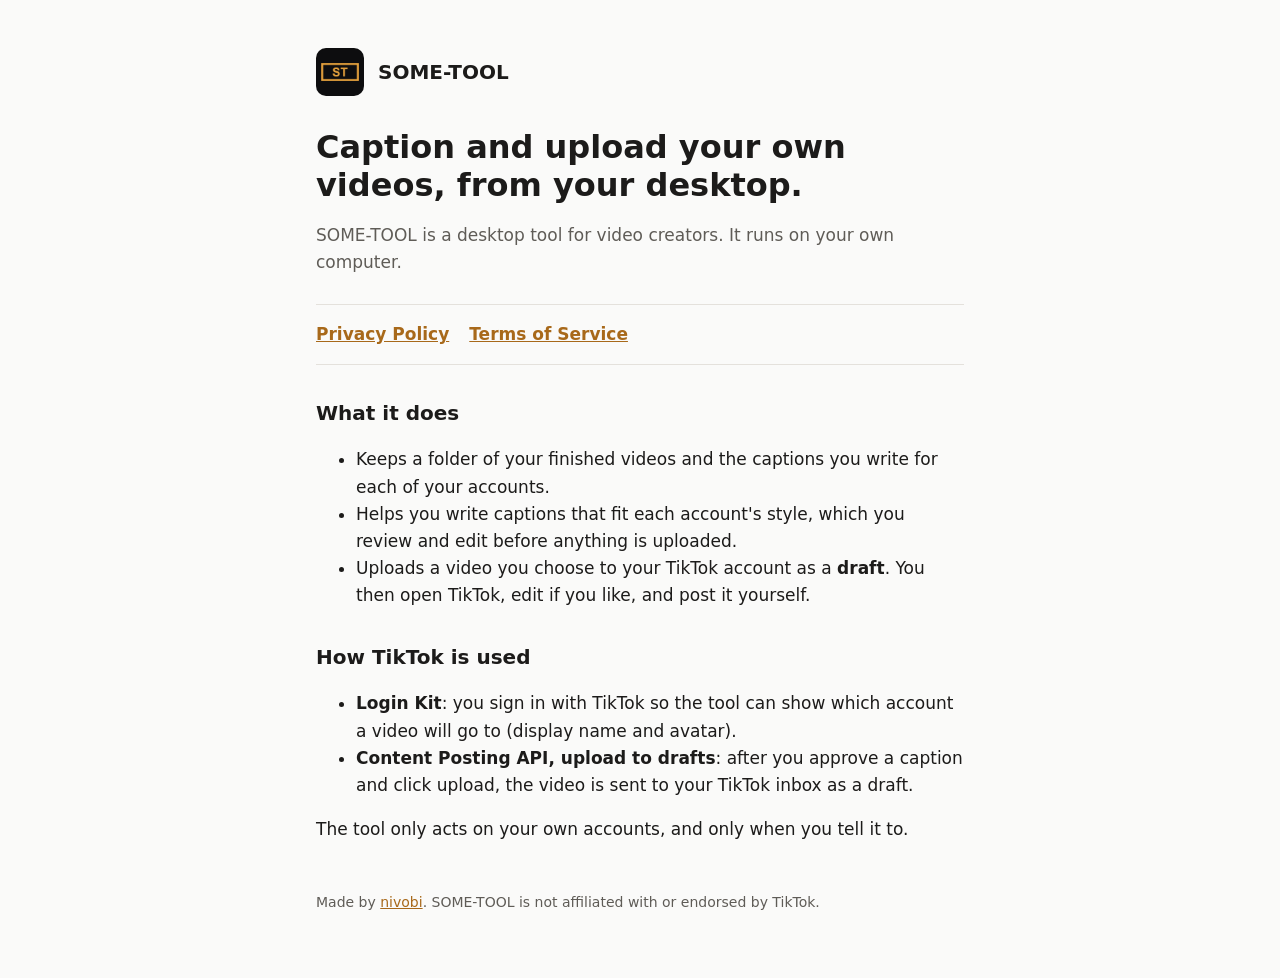
<file: index.html>
<!doctype html>
<html lang="en">
<head>
  <meta charset="utf-8">
  <meta name="viewport" content="width=device-width, initial-scale=1">
  <title>SOME-TOOL</title>
  <meta name="description" content="Desktop tool for creators to caption their own videos and upload them to their TikTok drafts.">
  <link rel="icon" href="icon.png">
  <link rel="stylesheet" href="style.css">
</head>
<body>
<main>
  <header><img src="icon.png" alt=""><a href="./">SOME-TOOL</a></header>

  <h1>Caption and upload your own videos, from your desktop.</h1>
  <p class="muted">SOME-TOOL is a desktop tool for video creators. It runs on your own computer.</p>

  <nav class="legal" aria-label="Legal">
    <a href="privacy.html">Privacy Policy</a>
    <a href="terms.html">Terms of Service</a>
  </nav>

  <h2>What it does</h2>
  <ul>
    <li>Keeps a folder of your finished videos and the captions you write for each of your accounts.</li>
    <li>Helps you write captions that fit each account's style, which you review and edit before anything is uploaded.</li>
    <li>Uploads a video you choose to your TikTok account as a <strong>draft</strong>. You then open TikTok, edit if you like, and post it yourself.</li>
  </ul>

  <h2>How TikTok is used</h2>
  <ul>
    <li><strong>Login Kit</strong>: you sign in with TikTok so the tool can show which account a video will go to (display name and avatar).</li>
    <li><strong>Content Posting API, upload to drafts</strong>: after you approve a caption and click upload, the video is sent to your TikTok inbox as a draft.</li>
  </ul>
  <p>The tool only acts on your own accounts, and only when you tell it to.</p>

  <footer>Made by <a href="https://github.com/nivobi">nivobi</a>. SOME-TOOL is not affiliated with or endorsed by TikTok.</footer>
</main>
</body>
</html>
</file>
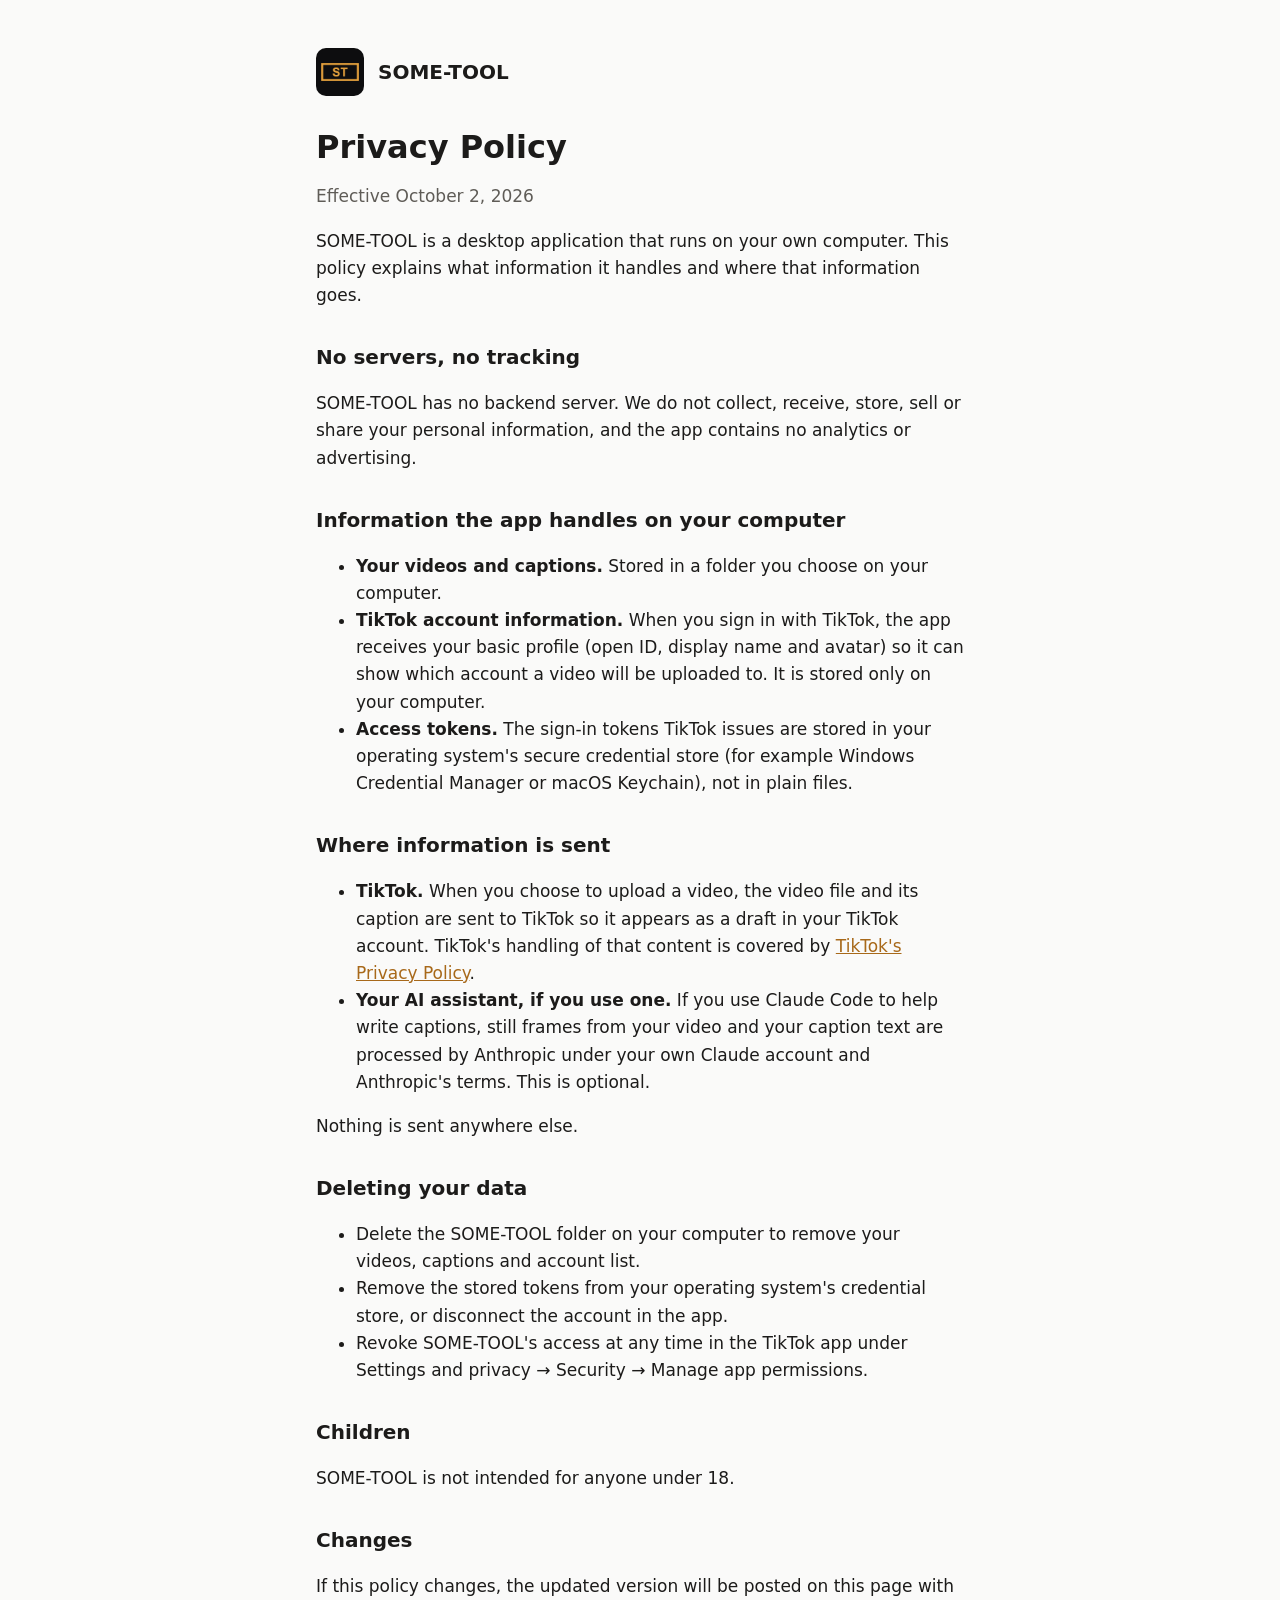
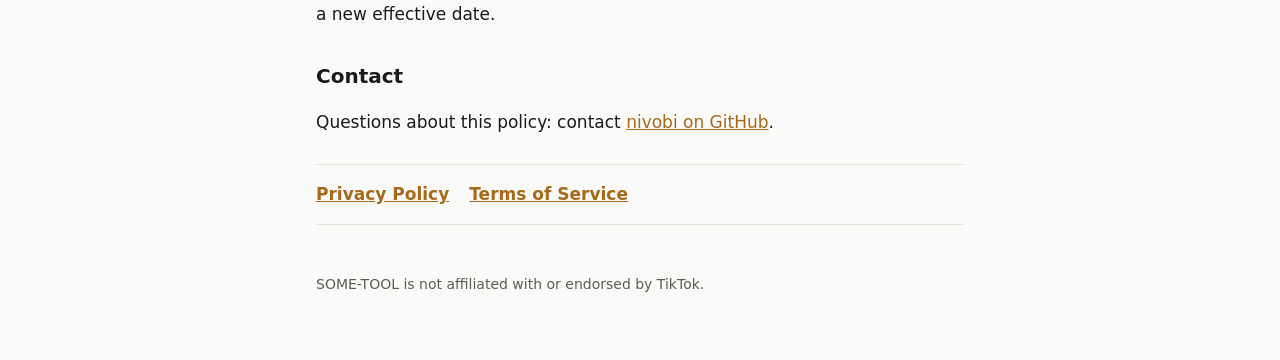
<file: privacy.html>
<!doctype html>
<html lang="en">
<head>
  <meta charset="utf-8">
  <meta name="viewport" content="width=device-width, initial-scale=1">
  <title>Privacy Policy · SOME-TOOL</title>
  <link rel="icon" href="icon.png">
  <link rel="stylesheet" href="style.css">
</head>
<body>
<main>
  <header><img src="icon.png" alt=""><a href="./">SOME-TOOL</a></header>

  <h1>Privacy Policy</h1>
  <p class="muted">Effective October 2, 2026</p>

  <p>SOME-TOOL is a desktop application that runs on your own computer. This policy explains what information it handles and where that information goes.</p>

  <h2>No servers, no tracking</h2>
  <p>SOME-TOOL has no backend server. We do not collect, receive, store, sell or share your personal information, and the app contains no analytics or advertising.</p>

  <h2>Information the app handles on your computer</h2>
  <ul>
    <li><strong>Your videos and captions.</strong> Stored in a folder you choose on your computer.</li>
    <li><strong>TikTok account information.</strong> When you sign in with TikTok, the app receives your basic profile (open ID, display name and avatar) so it can show which account a video will be uploaded to. It is stored only on your computer.</li>
    <li><strong>Access tokens.</strong> The sign-in tokens TikTok issues are stored in your operating system's secure credential store (for example Windows Credential Manager or macOS Keychain), not in plain files.</li>
  </ul>

  <h2>Where information is sent</h2>
  <ul>
    <li><strong>TikTok.</strong> When you choose to upload a video, the video file and its caption are sent to TikTok so it appears as a draft in your TikTok account. TikTok's handling of that content is covered by <a href="https://www.tiktok.com/legal/privacy-policy">TikTok's Privacy Policy</a>.</li>
    <li><strong>Your AI assistant, if you use one.</strong> If you use Claude Code to help write captions, still frames from your video and your caption text are processed by Anthropic under your own Claude account and Anthropic's terms. This is optional.</li>
  </ul>
  <p>Nothing is sent anywhere else.</p>

  <h2>Deleting your data</h2>
  <ul>
    <li>Delete the SOME-TOOL folder on your computer to remove your videos, captions and account list.</li>
    <li>Remove the stored tokens from your operating system's credential store, or disconnect the account in the app.</li>
    <li>Revoke SOME-TOOL's access at any time in the TikTok app under Settings and privacy → Security → Manage app permissions.</li>
  </ul>

  <h2>Children</h2>
  <p>SOME-TOOL is not intended for anyone under 18.</p>

  <h2>Changes</h2>
  <p>If this policy changes, the updated version will be posted on this page with a new effective date.</p>

  <h2>Contact</h2>
  <p>Questions about this policy: contact <a href="https://github.com/nivobi">nivobi on GitHub</a>.</p>

  <nav class="legal" aria-label="Legal">
    <a href="privacy.html">Privacy Policy</a>
    <a href="terms.html">Terms of Service</a>
  </nav>
  <footer>SOME-TOOL is not affiliated with or endorsed by TikTok.</footer>
</main>
</body>
</html>
</file>
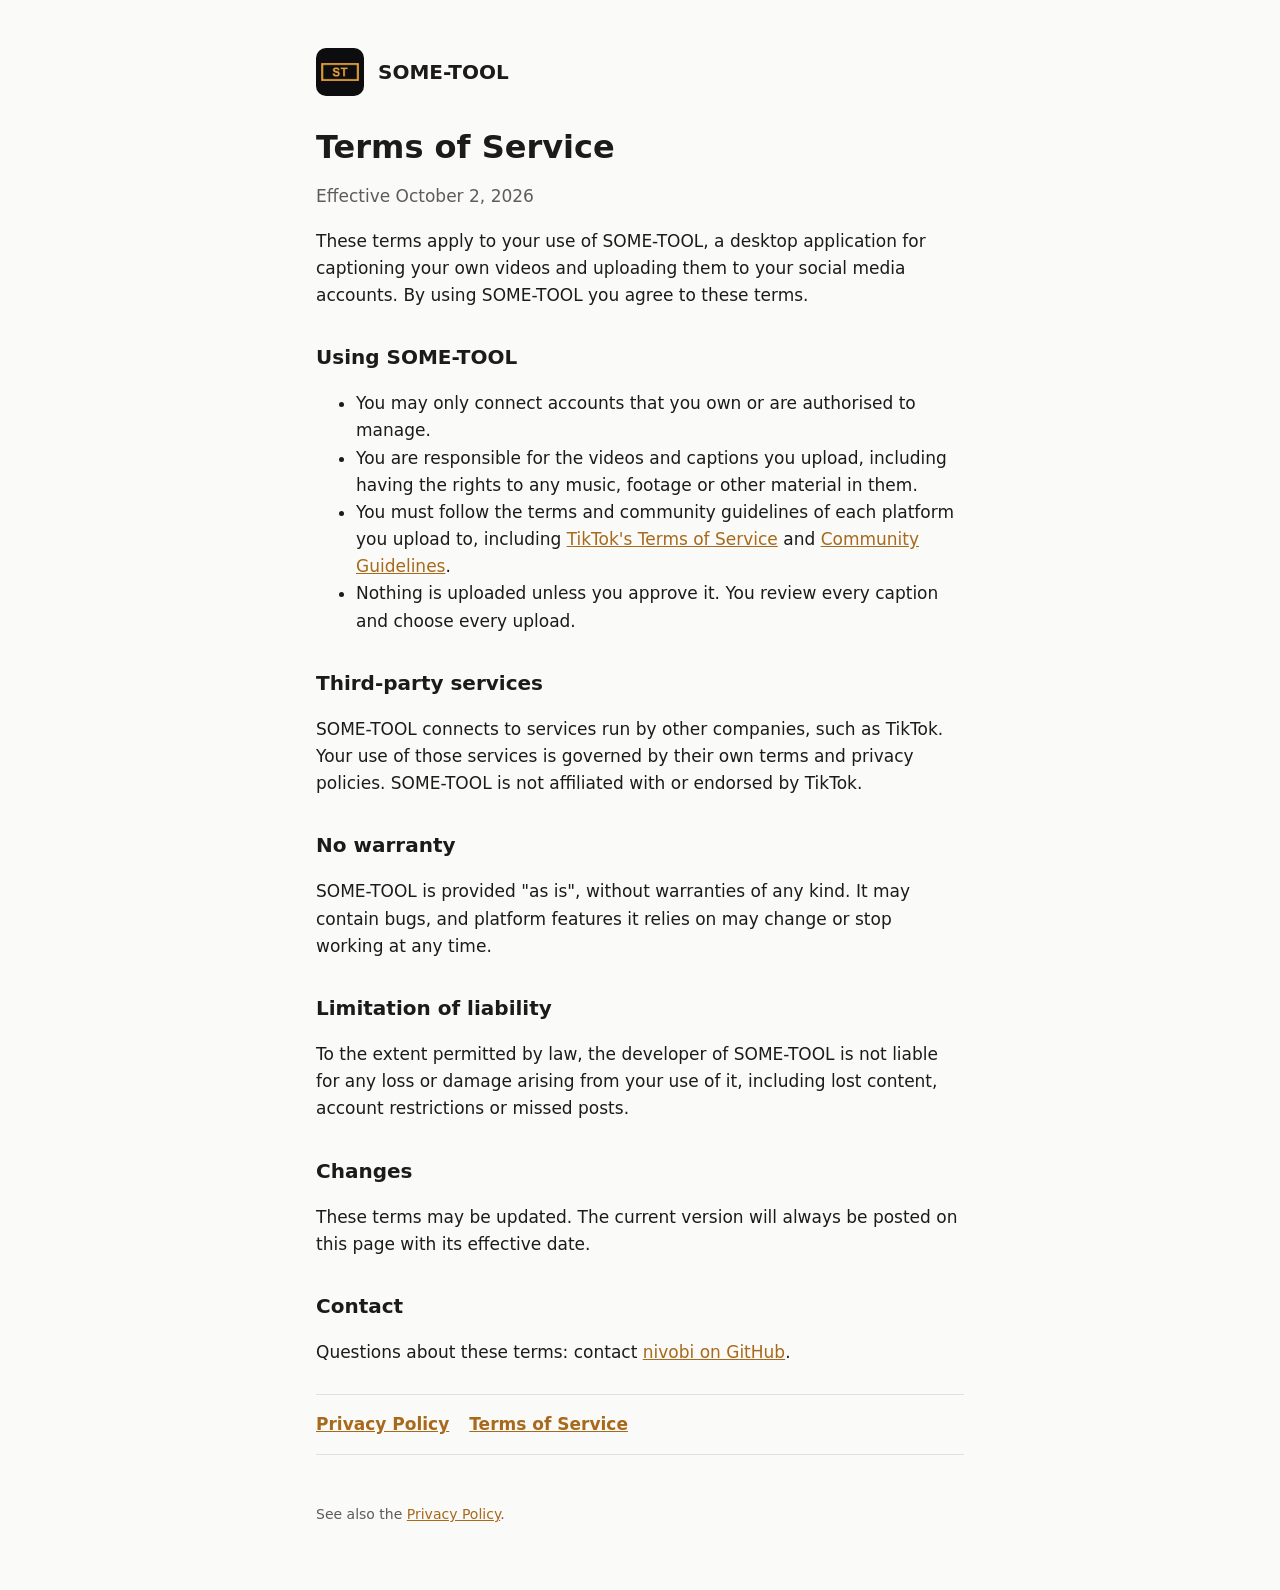
<file: terms.html>
<!doctype html>
<html lang="en">
<head>
  <meta charset="utf-8">
  <meta name="viewport" content="width=device-width, initial-scale=1">
  <title>Terms of Service · SOME-TOOL</title>
  <link rel="icon" href="icon.png">
  <link rel="stylesheet" href="style.css">
</head>
<body>
<main>
  <header><img src="icon.png" alt=""><a href="./">SOME-TOOL</a></header>

  <h1>Terms of Service</h1>
  <p class="muted">Effective October 2, 2026</p>

  <p>These terms apply to your use of SOME-TOOL, a desktop application for captioning your own videos and uploading them to your social media accounts. By using SOME-TOOL you agree to these terms.</p>

  <h2>Using SOME-TOOL</h2>
  <ul>
    <li>You may only connect accounts that you own or are authorised to manage.</li>
    <li>You are responsible for the videos and captions you upload, including having the rights to any music, footage or other material in them.</li>
    <li>You must follow the terms and community guidelines of each platform you upload to, including <a href="https://www.tiktok.com/legal/terms-of-service">TikTok's Terms of Service</a> and <a href="https://www.tiktok.com/community-guidelines">Community Guidelines</a>.</li>
    <li>Nothing is uploaded unless you approve it. You review every caption and choose every upload.</li>
  </ul>

  <h2>Third-party services</h2>
  <p>SOME-TOOL connects to services run by other companies, such as TikTok. Your use of those services is governed by their own terms and privacy policies. SOME-TOOL is not affiliated with or endorsed by TikTok.</p>

  <h2>No warranty</h2>
  <p>SOME-TOOL is provided "as is", without warranties of any kind. It may contain bugs, and platform features it relies on may change or stop working at any time.</p>

  <h2>Limitation of liability</h2>
  <p>To the extent permitted by law, the developer of SOME-TOOL is not liable for any loss or damage arising from your use of it, including lost content, account restrictions or missed posts.</p>

  <h2>Changes</h2>
  <p>These terms may be updated. The current version will always be posted on this page with its effective date.</p>

  <h2>Contact</h2>
  <p>Questions about these terms: contact <a href="https://github.com/nivobi">nivobi on GitHub</a>.</p>

  <nav class="legal" aria-label="Legal">
    <a href="privacy.html">Privacy Policy</a>
    <a href="terms.html">Terms of Service</a>
  </nav>
  <footer>See also the <a href="privacy.html">Privacy Policy</a>.</footer>
</main>
</body>
</html>
</file>
<file: style.css>
:root {
  --bg: #fafaf9;
  --fg: #1c1b1a;
  --muted: #5f5c57;
  --accent: #a8691a;
  --line: #e4e1dc;
}
@media (prefers-color-scheme: dark) {
  :root {
    --bg: #0d0d0f;
    --fg: #ecebe8;
    --muted: #a3a09a;
    --accent: #e8a33d;
    --line: #26252a;
  }
}
* { box-sizing: border-box; }
body {
  margin: 0;
  background: var(--bg);
  color: var(--fg);
  font: 17px/1.6 system-ui, -apple-system, "Segoe UI", Roboto, sans-serif;
}
main { max-width: 680px; margin: 0 auto; padding: 48px 16px 64px; }
header { display: flex; align-items: center; gap: 14px; margin-bottom: 32px; }
header img { width: 48px; height: 48px; border-radius: 10px; }
header a { color: var(--fg); text-decoration: none; font-weight: 700; font-size: 20px; }
h1 { font-size: 32px; line-height: 1.2; margin: 0 0 8px; }
h2 { font-size: 20px; margin: 32px 0 8px; }
p, li { color: var(--fg); }
.muted { color: var(--muted); }
a { color: var(--accent); }
nav.legal { display: flex; gap: 20px; margin: 28px 0; padding: 16px 0; border-top: 1px solid var(--line); border-bottom: 1px solid var(--line); }
nav.legal a { font-weight: 600; }
footer { margin-top: 48px; font-size: 14px; color: var(--muted); }
</file>
